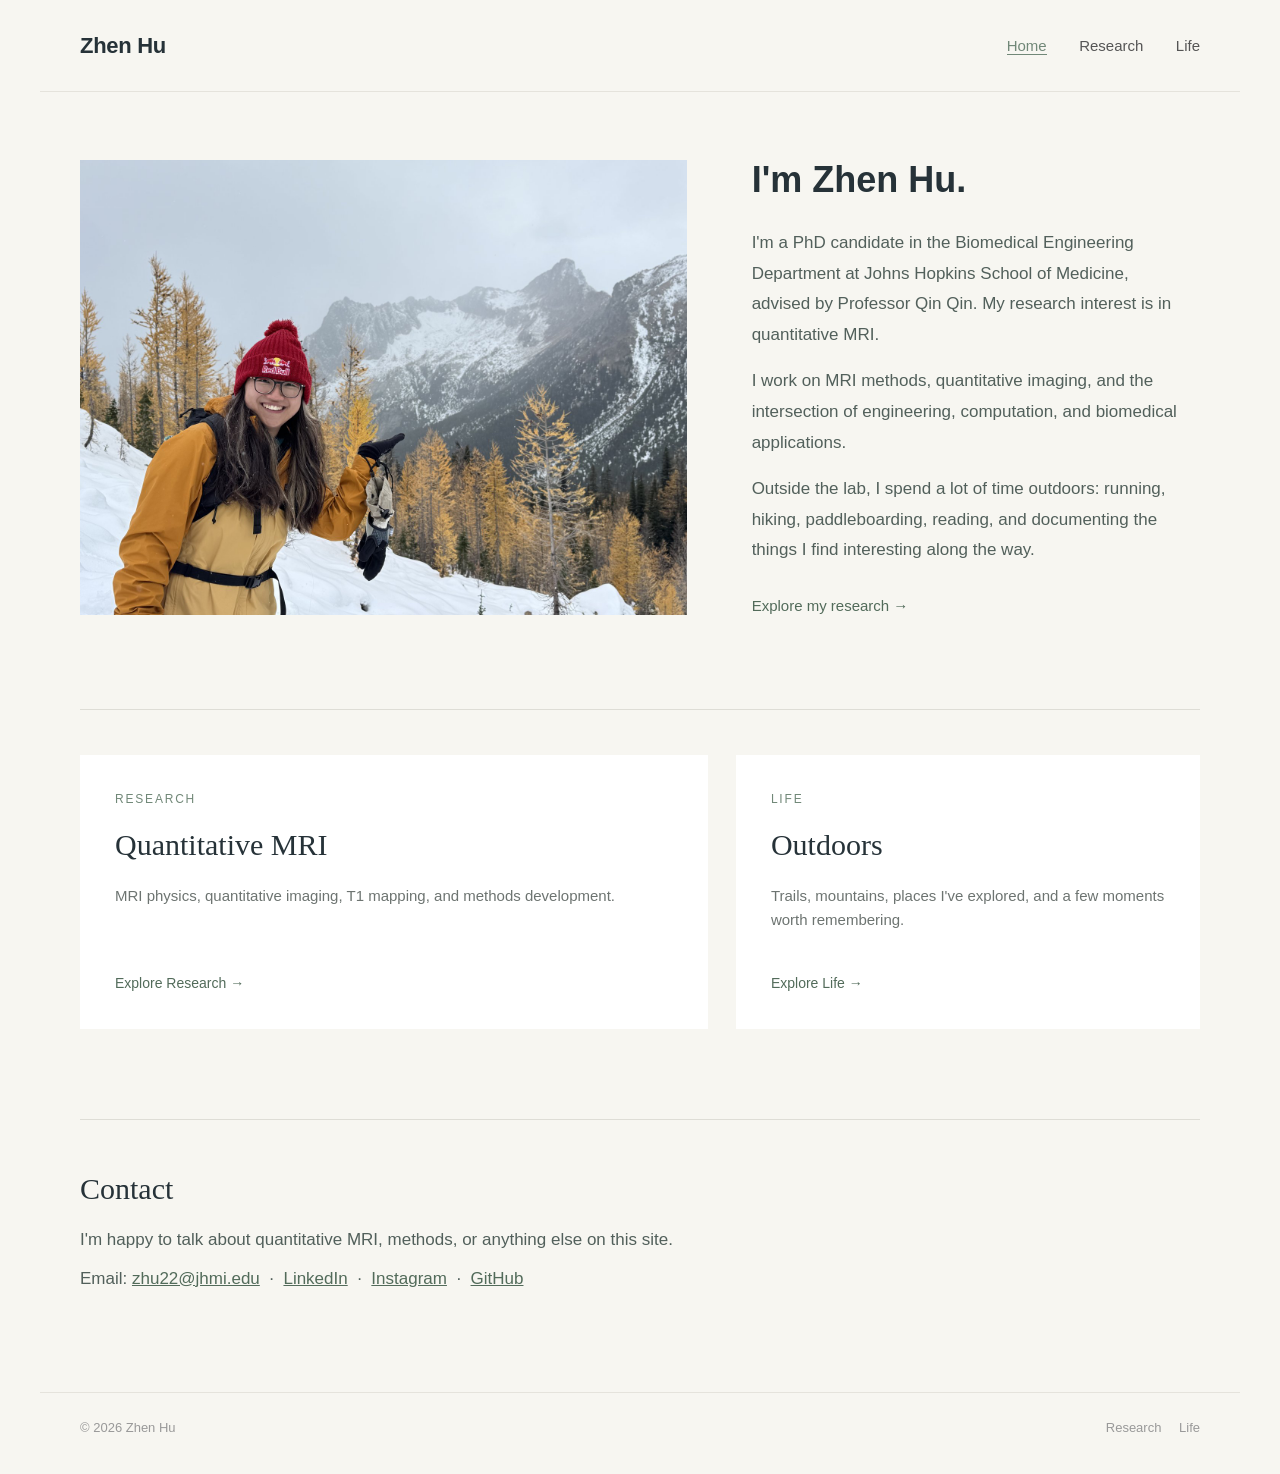
<file: index.html>
<!DOCTYPE html>
<html lang="en">
<head>
    <meta charset="UTF-8">
    <meta name="viewport" content="width=device-width, initial-scale=1.0">
    <title>Zhen Hu</title>
    <meta name="description" content="Zhen Hu, PhD candidate in Biomedical Engineering at Johns Hopkins, working on quantitative MRI.">
    <link rel="stylesheet" href="style.css">
</head>

<body>

<header>
    <a class="logo" href="index.html">Zhen Hu</a>

    <nav>
        <a href="index.html" class="active">Home</a>
        <a href="research.html">Research</a>
        <a href="life.html">Life</a>
    </nav>
</header>

<main>

    <!-- Hero -->
    <section class="hero">

        <img src="images/profile.jpeg" alt="Zhen Hu" class="hero-image">

        <div class="hero-text">

            <h1>I'm Zhen Hu.</h1>

            <p>
                I'm a PhD candidate in the Biomedical Engineering Department at
                Johns Hopkins School of Medicine, advised by Professor Qin Qin.
                My research interest is in quantitative MRI.
            </p>

            <p>
                I work on MRI methods, quantitative imaging, and the
                intersection of engineering, computation, and biomedical
                applications.
            </p>

            <p>
                Outside the lab, I spend a lot of time outdoors: running,
                hiking, paddleboarding, reading, and documenting the things
                I find interesting along the way.
            </p>

            <a href="research.html" class="text-link">Explore my research →</a>

        </div>

    </section>


    <!-- Featured -->
    <section class="featured">

        <div class="featured-grid">

            <a href="research.html" class="card">
                <div>
                    <div class="card-label">Research</div>
                    <h3>Quantitative MRI</h3>
                    <p>
                        MRI physics, quantitative imaging, T1 mapping,
                        and methods development.
                    </p>
                </div>
                <div class="card-link">Explore Research →</div>
            </a>

            <a href="life.html" class="card">
                <div>
                    <div class="card-label">Life</div>
                    <h3>Outdoors</h3>
                    <p>
                        Trails, mountains, places I've explored,
                        and a few moments worth remembering.
                    </p>
                </div>
                <div class="card-link">Explore Life →</div>
            </a>

        </div>

    </section>


    <!-- Contact -->
    <section class="contact" id="contact">
        <h2>Contact</h2>
        <p>
            I'm happy to talk about quantitative MRI, methods, or anything
            else on this site.
        </p>
        <p>
            Email: <a href="mailto:zhu22@jhmi.edu">zhu22@jhmi.edu</a>
            &nbsp;·&nbsp;
            <a href="https://www.linkedin.com/in/zhen-hu-b048571a2" target="_blank" rel="noopener noreferrer">LinkedIn</a>
            &nbsp;·&nbsp;
            <a href="https://www.instagram.com/goodstudygoodrun/" target="_blank" rel="noopener noreferrer">Instagram</a>
            &nbsp;·&nbsp;
            <a href="https://github.com/zhenhu22" target="_blank" rel="noopener noreferrer">GitHub</a>
        </p>
    </section>

</main>

<footer>
    <div>© 2026 Zhen Hu</div>
    <div>
        <a href="research.html">Research</a>
        <a href="life.html">Life</a>
    </div>
</footer>

</body>
</html>
</file>
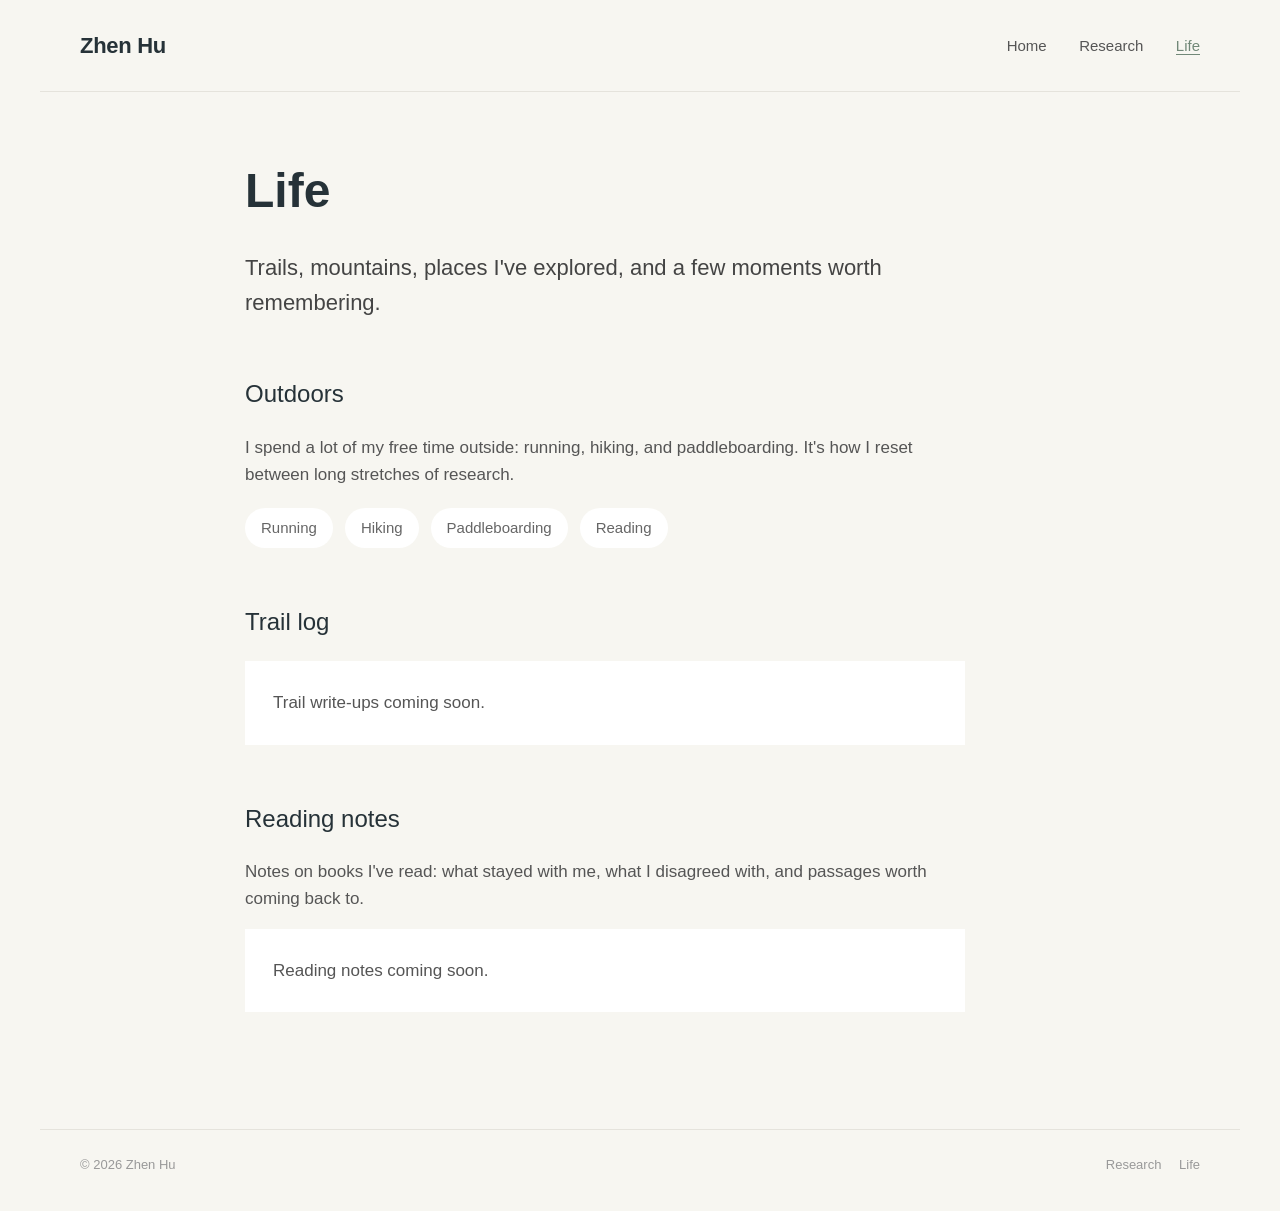
<file: life.html>
<!DOCTYPE html>
<html lang="en">
<head>
    <meta charset="UTF-8">
    <meta name="viewport" content="width=device-width, initial-scale=1.0">
    <title>Life · Zhen Hu</title>
    <link rel="stylesheet" href="style.css">
</head>

<body>

<header>
    <a class="logo" href="index.html">Zhen Hu</a>

    <nav>
        <a href="index.html">Home</a>
        <a href="research.html">Research</a>
        <a href="life.html" class="active">Life</a>
    </nav>
</header>

<main class="page">

    <h1>Life</h1>

    <p class="intro">
        Trails, mountains, places I've explored, and a few moments
        worth remembering.
    </p>

    <h2>Outdoors</h2>

    <p>
        I spend a lot of my free time outside: running, hiking, and
        paddleboarding. It's how I reset between long stretches of
        research.
    </p>

    <div class="interests">
        <span class="tag">Running</span>
        <span class="tag">Hiking</span>
        <span class="tag">Paddleboarding</span>
        <span class="tag">Reading</span>
    </div>

    <h2>Trail log</h2>

    <!--
        TODO: add hikes here, newest first. Suggested format:

        <h3>Trail name</h3>
        <p class="meta">Month Year · distance · elevation gain</p>
        <p>A few sentences about the day.</p>
    -->

    <p class="empty">Trail write-ups coming soon.</p>

    <h2 id="reading-notes">Reading notes</h2>

    <p>
        Notes on books I've read: what stayed with me, what I disagreed
        with, and passages worth coming back to.
    </p>

    <!--
        TODO: add books here, newest first. Suggested format:

        <h3>Book title</h3>
        <p class="meta">Author · finished Month Year</p>
        <p>A few sentences: the main idea, what stayed with you, what you'd tell a friend.</p>
    -->

    <p class="empty">Reading notes coming soon.</p>

</main>

<footer>
    <div>© 2026 Zhen Hu</div>
    <div>
        <a href="research.html">Research</a>
        <a href="life.html">Life</a>
    </div>
</footer>

</body>
</html>
</file>
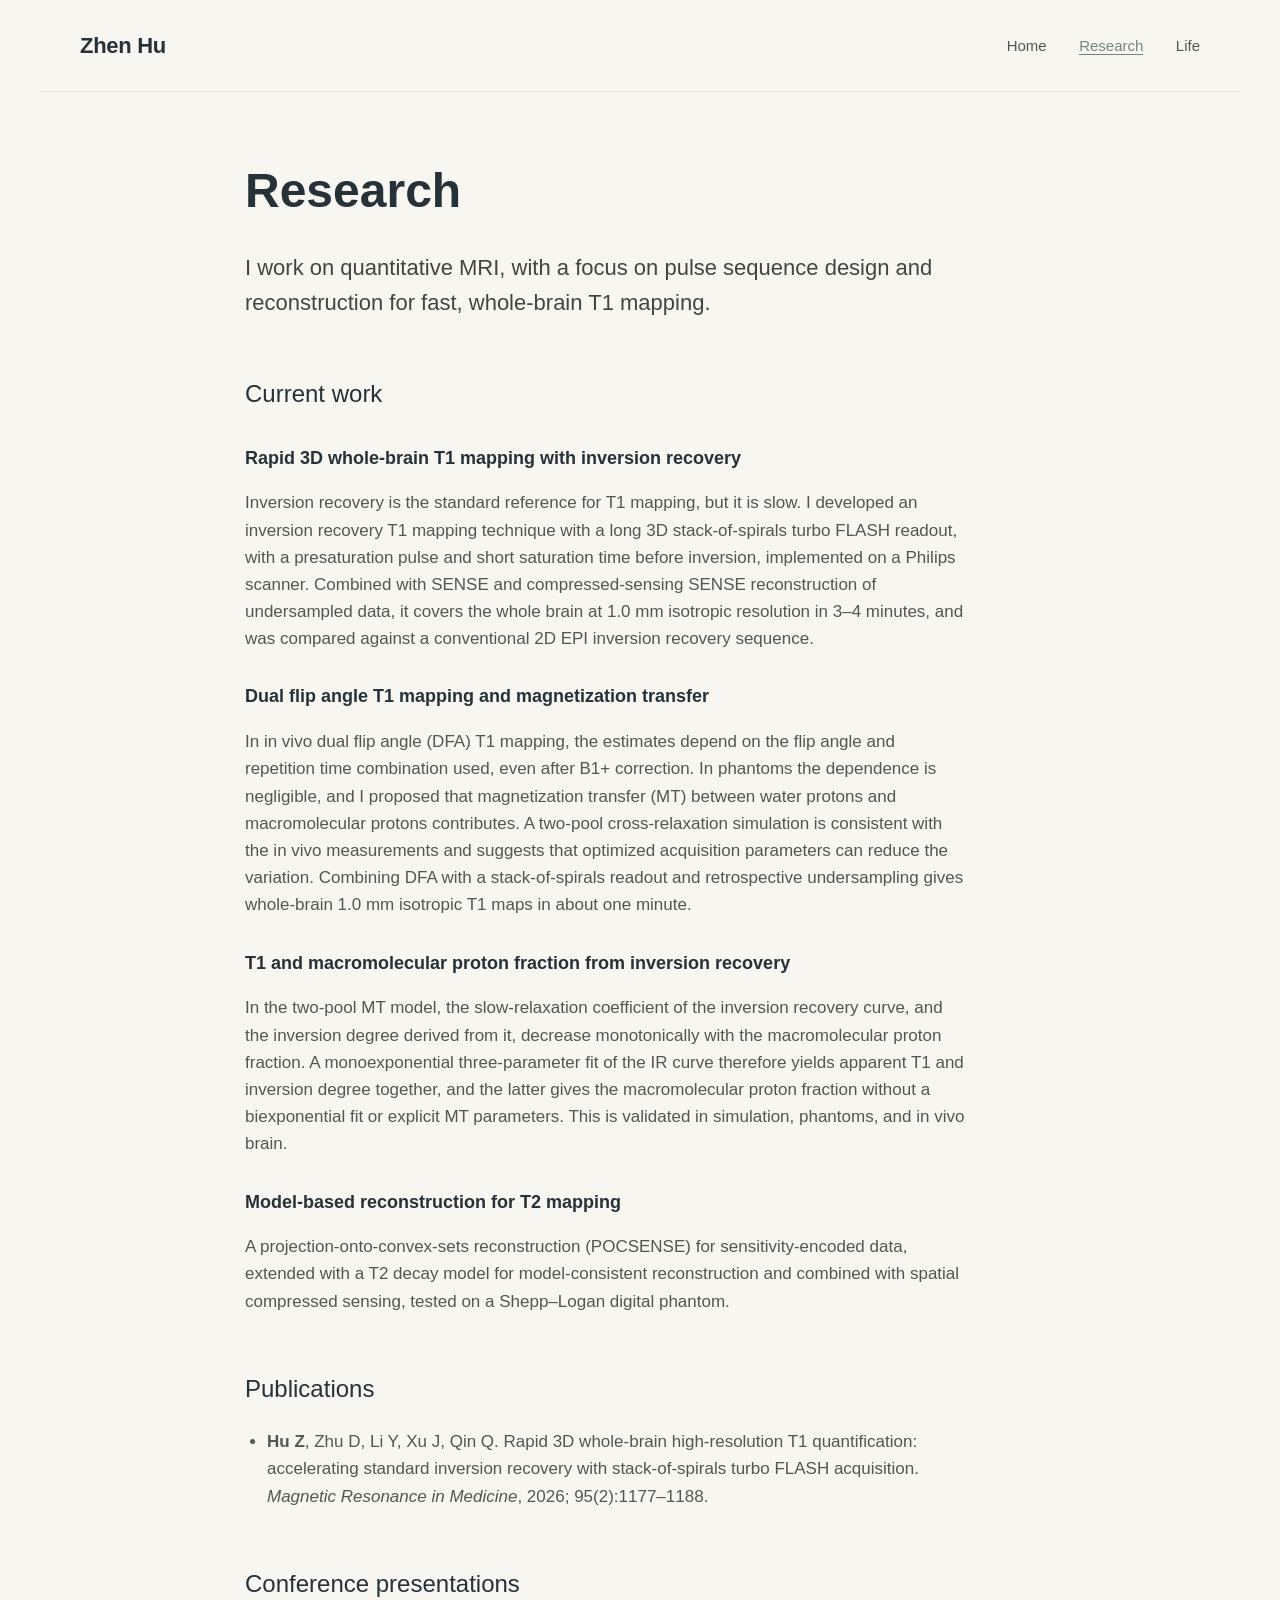
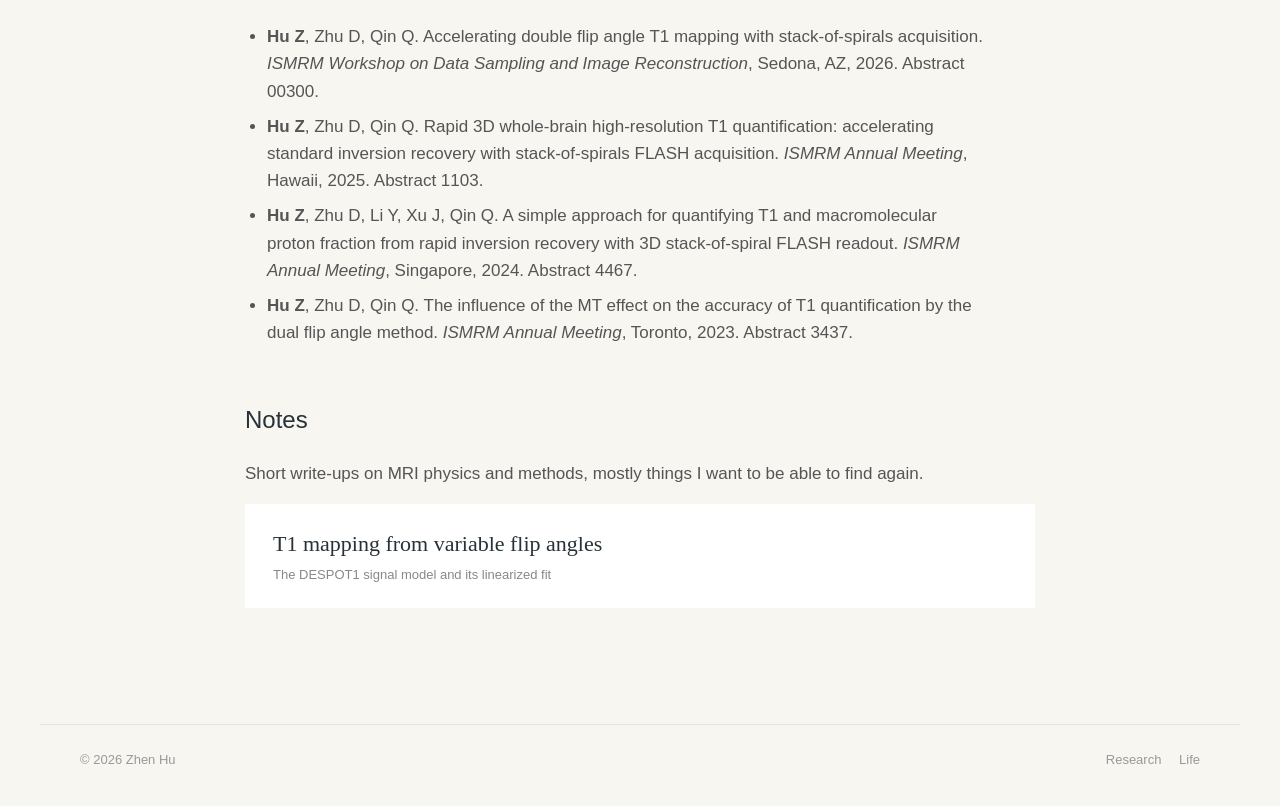
<file: research.html>
<!DOCTYPE html>
<html lang="en">
<head>
    <meta charset="UTF-8">
    <meta name="viewport" content="width=device-width, initial-scale=1.0">
    <title>Research · Zhen Hu</title>
    <link rel="stylesheet" href="style.css">
</head>

<body>

<header>
    <a class="logo" href="index.html">Zhen Hu</a>

    <nav>
        <a href="index.html">Home</a>
        <a href="research.html" class="active">Research</a>
        <a href="life.html">Life</a>
    </nav>
</header>

<main class="page">

    <h1>Research</h1>

    <p class="intro">
        I work on quantitative MRI, with a focus on pulse sequence design
        and reconstruction for fast, whole-brain T1 mapping.
    </p>

    <h2>Current work</h2>

    <h3>Rapid 3D whole-brain T1 mapping with inversion recovery</h3>
    <p>
        Inversion recovery is the standard reference for T1 mapping, but it
        is slow. I developed an inversion recovery T1 mapping technique with
        a long 3D stack-of-spirals turbo FLASH readout, with a presaturation
        pulse and short saturation time before inversion, implemented on a
        Philips scanner. Combined with SENSE and compressed-sensing SENSE
        reconstruction of undersampled data, it covers the whole brain at
        1.0 mm isotropic resolution in 3&ndash;4 minutes, and was compared
        against a conventional 2D EPI inversion recovery sequence.
    </p>

    <h3>Dual flip angle T1 mapping and magnetization transfer</h3>
    <p>
        In in vivo dual flip angle (DFA) T1 mapping, the estimates depend on
        the flip angle and repetition time combination used, even after B1+
        correction. In phantoms the dependence is negligible, and I proposed
        that magnetization transfer (MT) between water protons and
        macromolecular protons contributes. A two-pool cross-relaxation
        simulation is consistent with the in vivo measurements and suggests
        that optimized acquisition parameters can reduce the variation. Combining DFA with a stack-of-spirals
        readout and retrospective undersampling gives whole-brain 1.0 mm
        isotropic T1 maps in about one minute.
    </p>

    <h3>T1 and macromolecular proton fraction from inversion recovery</h3>
    <p>
        In the two-pool MT model, the slow-relaxation coefficient of the
        inversion recovery curve, and the inversion degree derived from it,
        decrease monotonically with the macromolecular proton fraction. A
        monoexponential three-parameter fit of the IR curve therefore yields
        apparent T1 and inversion degree together, and the latter gives the
        macromolecular proton fraction without a biexponential fit or
        explicit MT parameters. This is validated in simulation, phantoms,
        and in vivo brain.
    </p>

    <h3>Model-based reconstruction for T2 mapping</h3>
    <p>
        A projection-onto-convex-sets reconstruction (POCSENSE) for
        sensitivity-encoded data, extended with a T2 decay model for
        model-consistent reconstruction and combined with spatial
        compressed sensing, tested on a Shepp&ndash;Logan digital phantom.
    </p>

    <h2>Publications</h2>

    <ul>
        <li>
            <strong>Hu Z</strong>, Zhu D, Li Y, Xu J, Qin Q. Rapid 3D
            whole-brain high-resolution T1 quantification: accelerating
            standard inversion recovery with stack-of-spirals turbo FLASH
            acquisition. <em>Magnetic Resonance in Medicine</em>, 2026;
            95(2):1177&ndash;1188.
        </li>
    </ul>

    <h2>Conference presentations</h2>

    <ul>
        <li>
            <strong>Hu Z</strong>, Zhu D, Qin Q. Accelerating double flip
            angle T1 mapping with stack-of-spirals acquisition.
            <em>ISMRM Workshop on Data Sampling and Image Reconstruction</em>,
            Sedona, AZ, 2026. Abstract 00300.
        </li>
        <li>
            <strong>Hu Z</strong>, Zhu D, Qin Q. Rapid 3D whole-brain
            high-resolution T1 quantification: accelerating standard
            inversion recovery with stack-of-spirals FLASH acquisition.
            <em>ISMRM Annual Meeting</em>, Hawaii, 2025. Abstract 1103.
        </li>
        <li>
            <strong>Hu Z</strong>, Zhu D, Li Y, Xu J, Qin Q. A simple
            approach for quantifying T1 and macromolecular proton fraction
            from rapid inversion recovery with 3D stack-of-spiral FLASH
            readout. <em>ISMRM Annual Meeting</em>, Singapore, 2024.
            Abstract 4467.
        </li>
        <li>
            <strong>Hu Z</strong>, Zhu D, Qin Q. The influence of the MT
            effect on the accuracy of T1 quantification by the dual flip
            angle method. <em>ISMRM Annual Meeting</em>, Toronto, 2023.
            Abstract 3437.
        </li>
    </ul>

    <h2 id="notes">Notes</h2>

    <p>
        Short write-ups on MRI physics and methods, mostly things I
        want to be able to find again.
    </p>

    <ul class="note-list">
        <li>
            <a href="notes/t1-mapping-basics.html">T1 mapping from variable flip angles</a>
            <span class="note-date">The DESPOT1 signal model and its linearized fit</span>
        </li>
    </ul>

</main>

<footer>
    <div>© 2026 Zhen Hu</div>
    <div>
        <a href="research.html">Research</a>
        <a href="life.html">Life</a>
    </div>
</footer>

</body>
</html>
</file>
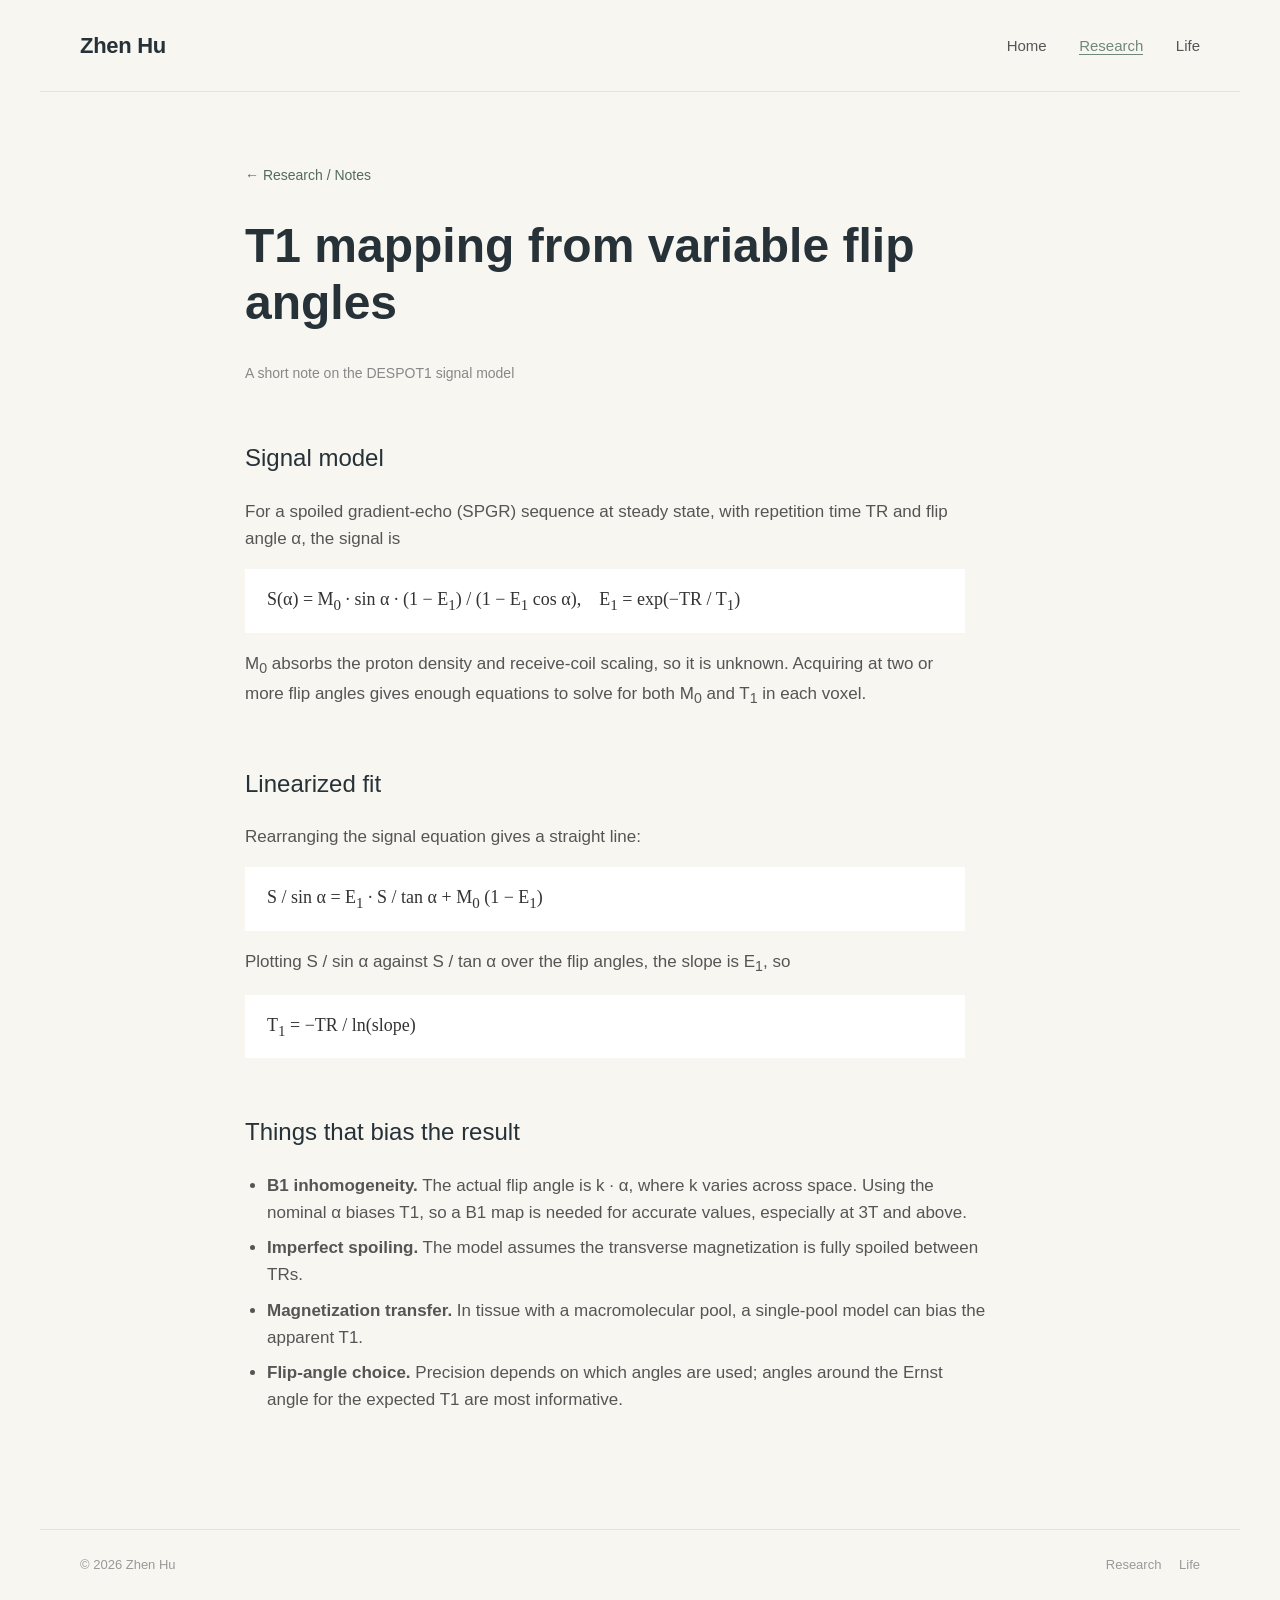
<file: notes/t1-mapping-basics.html>
<!DOCTYPE html>
<html lang="en">
<head>
    <meta charset="UTF-8">
    <meta name="viewport" content="width=device-width, initial-scale=1.0">
    <title>T1 mapping from variable flip angles · Zhen Hu</title>
    <link rel="stylesheet" href="../style.css">
</head>

<body>

<header>
    <a class="logo" href="../index.html">Zhen Hu</a>

    <nav>
        <a href="../index.html">Home</a>
        <a href="../research.html" class="active">Research</a>
        <a href="../life.html">Life</a>
    </nav>
</header>

<main class="page">

    <a class="back-link" href="../research.html#notes">← Research / Notes</a>

    <h1>T1 mapping from variable flip angles</h1>

    <p class="meta">A short note on the DESPOT1 signal model</p>

    <h2>Signal model</h2>

    <p>
        For a spoiled gradient-echo (SPGR) sequence at steady state, with
        repetition time TR and flip angle α, the signal is
    </p>

    <div class="equation">
        S(α) = M<sub>0</sub> · sin α · (1 − E<sub>1</sub>) / (1 − E<sub>1</sub> cos α),
        &nbsp;&nbsp; E<sub>1</sub> = exp(−TR / T<sub>1</sub>)
    </div>

    <p>
        M<sub>0</sub> absorbs the proton density and receive-coil scaling, so
        it is unknown. Acquiring at two or more flip angles gives enough
        equations to solve for both M<sub>0</sub> and T<sub>1</sub> in each voxel.
    </p>

    <h2>Linearized fit</h2>

    <p>
        Rearranging the signal equation gives a straight line:
    </p>

    <div class="equation">
        S / sin α = E<sub>1</sub> · S / tan α + M<sub>0</sub> (1 − E<sub>1</sub>)
    </div>

    <p>
        Plotting S / sin α against S / tan α over the flip angles, the slope
        is E<sub>1</sub>, so
    </p>

    <div class="equation">
        T<sub>1</sub> = −TR / ln(slope)
    </div>

    <h2>Things that bias the result</h2>

    <ul>
        <li>
            <strong>B1 inhomogeneity.</strong> The actual flip angle is
            k · α, where k varies across space. Using the nominal α
            biases T1, so a B1 map is needed for accurate values,
            especially at 3T and above.
        </li>
        <li>
            <strong>Imperfect spoiling.</strong> The model assumes the
            transverse magnetization is fully spoiled between TRs.
        </li>
        <li>
            <strong>Magnetization transfer.</strong> In tissue with a
            macromolecular pool, a single-pool model can bias the
            apparent T1.
        </li>
        <li>
            <strong>Flip-angle choice.</strong> Precision depends on which
            angles are used; angles around the Ernst angle for the
            expected T1 are most informative.
        </li>
    </ul>

</main>

<footer>
    <div>© 2026 Zhen Hu</div>
    <div>
        <a href="../research.html">Research</a>
        <a href="../life.html">Life</a>
    </div>
</footer>

</body>
</html>
</file>
<file: style.css>
* {
    box-sizing: border-box;
}

body {
    margin: 0;
    font-family: -apple-system, BlinkMacSystemFont, "Segoe UI",
                 Roboto, Helvetica, Arial, sans-serif;
    background: #f7f6f1;
    color: #263238;
    line-height: 1.6;
}

a {
    color: #526b5a;
}


/* ---------- Header ---------- */

header {
    max-width: 1200px;
    margin: 0 auto;
    padding: 28px 40px;
    display: flex;
    justify-content: space-between;
    align-items: center;
    border-bottom: 1px solid #e5e3dc;
}

.logo {
    font-size: 22px;
    font-weight: 600;
    letter-spacing: -0.3px;
    color: inherit;
    text-decoration: none;
}

nav a {
    margin-left: 28px;
    text-decoration: none;
    color: #555;
    font-size: 15px;
}

nav a:hover,
nav a.active {
    color: #718878;
}

nav a.active {
    border-bottom: 1px solid #718878;
}


/* ---------- Main ---------- */

main {
    max-width: 1200px;
    margin: 0 auto;
    padding: 65px 40px 90px;
}


/* ---------- Hero (home) ---------- */

.hero {
    display: grid;
    grid-template-columns: 1.15fr 0.85fr;
    gap: 65px;
    align-items: center;
    margin-bottom: 90px;
}

.hero-image {
    width: 100%;
    aspect-ratio: 4 / 3;
    object-fit: cover;
    display: block;
}

.hero-text {
    padding-right: 20px;
}

.hero-text h1 {
    font-size: 36px;
    font-weight: 600;
    line-height: 1.3;
    margin: 0 0 24px;
    color: #263238;
}

.hero-text p {
    font-size: 17px;
    line-height: 1.8;
    margin: 0 0 16px;
    color: #52605b;
}

.text-link {
    display: inline-block;
    margin-top: 12px;
    color: #526b5a;
    text-decoration: none;
    font-size: 15px;
}

.text-link:hover {
    text-decoration: underline;
}


/* ---------- Featured cards ---------- */

.featured {
    border-top: 1px solid #deddd6;
    padding-top: 45px;
}

.featured-grid {
    display: grid;
    grid-template-columns: 1.15fr 0.85fr;
    gap: 28px;
}

.card {
    background: #ffffff;
    padding: 35px;
    min-height: 230px;
    text-decoration: none;
    color: inherit;
    display: flex;
    flex-direction: column;
    justify-content: space-between;
    transition: transform 0.2s ease;
}

.card:hover {
    transform: translateY(-3px);
}

.card-label {
    font-size: 12px;
    letter-spacing: 1.8px;
    text-transform: uppercase;
    color: #718878;
    margin-bottom: 12px;
}

.card h3 {
    font-family: Georgia, "Times New Roman", serif;
    font-size: 30px;
    font-weight: 500;
    margin: 0 0 12px;
}

.card p {
    color: #6d7471;
    font-size: 15px;
    max-width: 500px;
}

.card-link {
    margin-top: 25px;
    font-size: 14px;
    color: #526b5a;
}


/* ---------- Contact (home) ---------- */

.contact {
    margin-top: 90px;
    border-top: 1px solid #deddd6;
    padding-top: 45px;
}

.contact h2 {
    font-family: Georgia, "Times New Roman", serif;
    font-size: 30px;
    font-weight: 500;
    margin: 0 0 12px;
}

.contact p {
    font-size: 17px;
    line-height: 1.8;
    color: #52605b;
    margin: 0 0 8px;
}


/* ---------- Inner pages ---------- */

.page {
    max-width: 850px;
    margin: 0 auto;
    padding: 70px 30px 100px;
}

.page h1 {
    font-size: 48px;
    font-weight: 600;
    line-height: 1.2;
    margin: 0 0 30px;
}

.page h2 {
    font-size: 24px;
    font-weight: 500;
    margin: 55px 0 20px;
}

.page h3 {
    font-size: 18px;
    font-weight: 600;
    margin: 30px 0 8px;
}

.page p,
.page li {
    font-size: 17px;
    color: #555;
    max-width: 720px;
}

.page ul {
    padding-left: 22px;
}

.page li {
    margin-bottom: 8px;
}

.intro {
    font-size: 22px !important;
    color: #444 !important;
    line-height: 1.6;
}

.interests {
    display: flex;
    flex-wrap: wrap;
    gap: 12px;
    margin-top: 20px;
}

.tag {
    background: white;
    padding: 8px 16px;
    border-radius: 20px;
    color: #666;
    font-size: 15px;
}

.meta {
    font-size: 14px !important;
    color: #888 !important;
    margin: 0 0 24px;
}

.note-list {
    list-style: none;
    padding: 0 !important;
}

.note-list li {
    background: #fff;
    padding: 22px 28px;
    margin-bottom: 16px;
    max-width: none;
}

.note-list a {
    font-family: Georgia, "Times New Roman", serif;
    font-size: 22px;
    text-decoration: none;
    color: #263238;
}

.note-list a:hover {
    color: #526b5a;
}

.note-list .note-date {
    display: block;
    font-size: 13px;
    color: #888;
    margin-top: 4px;
}

.empty {
    background: #fff;
    padding: 28px;
    color: #777;
}

.equation {
    background: #fff;
    padding: 16px 22px;
    font-family: Georgia, "Times New Roman", serif;
    font-size: 18px;
    overflow-x: auto;
    max-width: 720px;
    color: #333;
}

.back-link {
    display: inline-block;
    margin-bottom: 30px;
    font-size: 14px;
    text-decoration: none;
}


/* ---------- Footer ---------- */

footer {
    max-width: 1200px;
    margin: 0 auto;
    padding: 25px 40px 35px;
    border-top: 1px solid #e5e3dc;
    display: flex;
    justify-content: space-between;
    color: #999;
    font-size: 13px;
}

footer a {
    color: #999;
    text-decoration: none;
    margin-left: 14px;
}

footer a:hover {
    color: #718878;
}


/* ---------- Mobile ---------- */

@media (max-width: 800px) {

    header {
        padding: 25px;
        display: block;
    }

    nav {
        margin-top: 15px;
    }

    nav a {
        margin-left: 0;
        margin-right: 18px;
        display: inline-block;
        margin-bottom: 4px;
    }

    main {
        padding: 40px 25px 70px;
    }

    .hero {
        grid-template-columns: 1fr;
        gap: 40px;
        margin-bottom: 65px;
    }

    .hero-text {
        padding-right: 0;
    }

    .featured-grid {
        grid-template-columns: 1fr;
    }

    .page {
        padding: 45px 25px 70px;
    }

    .page h1 {
        font-size: 38px;
    }

    footer {
        padding: 25px;
        display: block;
    }

    footer a {
        margin-left: 0;
        margin-right: 14px;
    }
}
</file>
